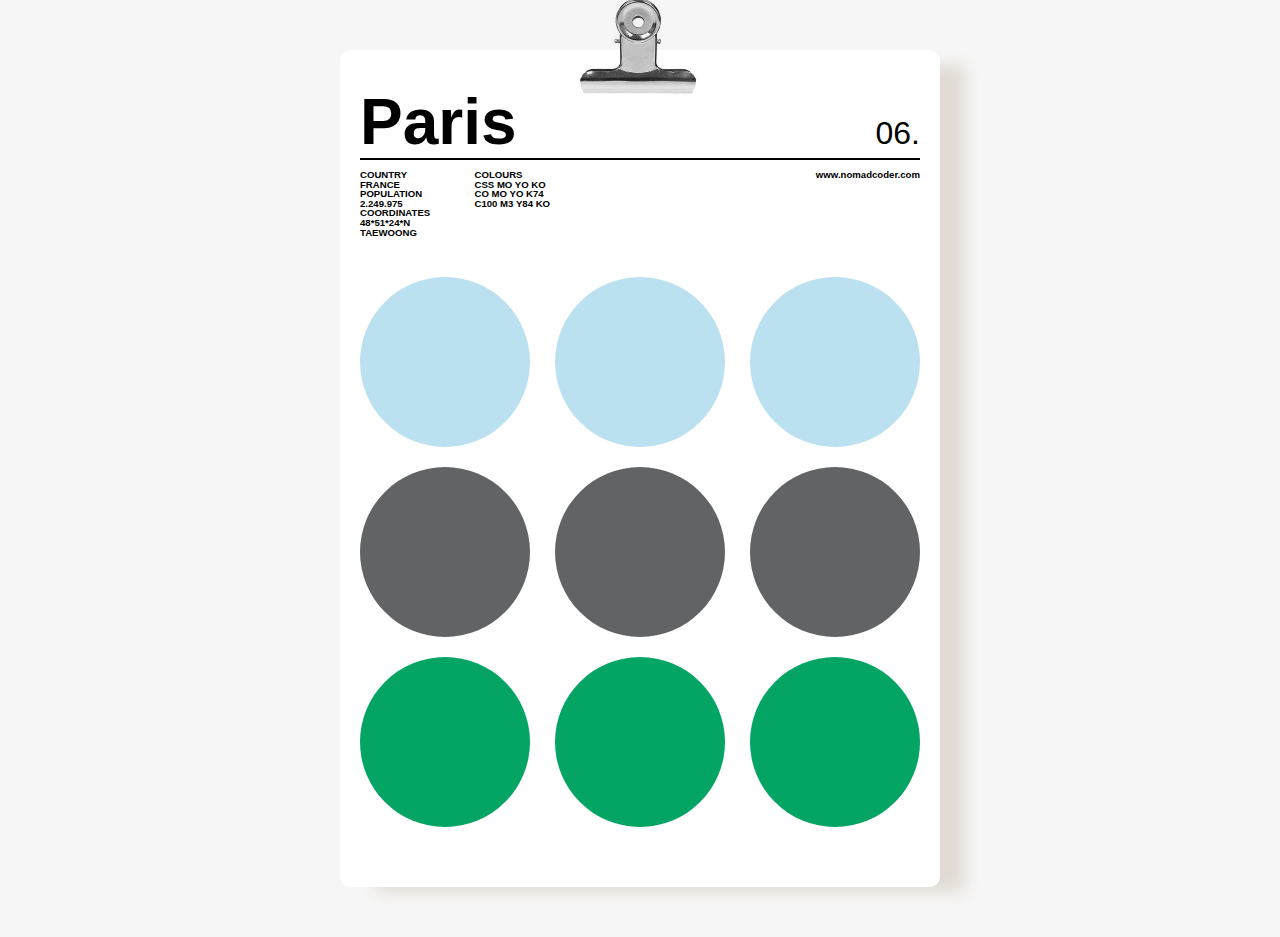
<file: ch1/index.html>
<!DOCTYPE html>
<html lang="en">
<head>
  <meta charset="UTF-8">
  <meta name="viewport" content="width=device-width, initial-scale=1.0">
  <link rel="stylesheet" href="reset.css">
  <link rel="stylesheet" href="style.css">
  <title>Document</title>
</head>
<body>
  <div class="clip-wrapper">
    <img class="clip" src="clip.png" alt="">
  </div>
  <div class="container">
    <div class="title">
      <h1>Paris</h1>
      <h3>06.</h3>
    </div>
    <div class="subtitle">
      <div>
        <ul>
          <li>COUNTRY</li>
          <li>FRANCE</li>
          <li>POPULATION</li>
          <li>2.249.975</li>
          <li>COORDINATES</li>
          <li>48*51*24*N</li>
          <li>TAEWOONG</li>
        </ul>
      </div>
      <div>
        <ul>
          <li>COLOURS</li>
          <li>CSS MO YO KO</li>
          <li>CO MO YO K74</li>
          <li>C100 M3 Y84 KO</li>
        </ul>
      </div>
      <div>
        www.nomadcoder.com
      </div>
    </div>
    <section class="circles">
      <div class="circle blue"></div>
      <div class="circle blue"></div>
      <div class="circle blue"></div>
      <div class="circle gray"></div>
      <div class="circle gray"></div>
      <div class="circle gray"></div>
      <div class="circle green"></div>
      <div class="circle green"></div>
      <div class="circle green"></div>
    </section>
  </div>
</body>
</html>
</file>
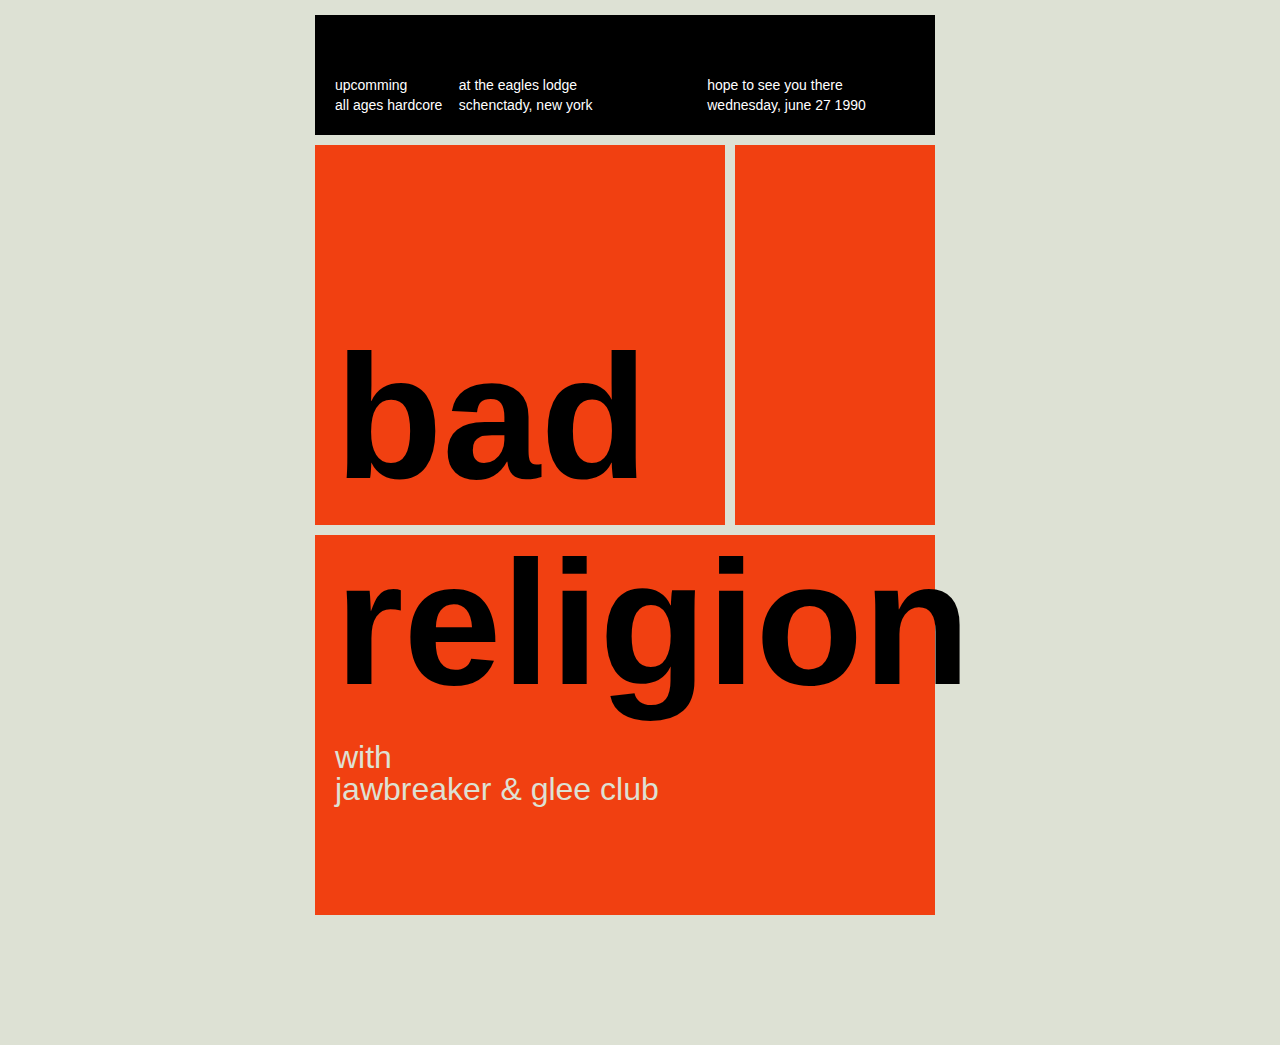
<file: ch2/index.html>
<!DOCTYPE html>
<html lang="en">
<head>
  <meta charset="UTF-8">
  <meta name="viewport" content="width=device-width, initial-scale=1.0">
  <title>Document</title>
  <link rel="stylesheet" href="reset.css">
  <link rel="stylesheet" href="style.css">
</head>
<body>
  <div class="container">
    <div class="grid">
      <div class="header">
        <div>
          upcomming<br>
          all ages hardcore
        </div>
        <div>
          at the eagles lodge<br>
          schenctady, new york
        </div>
        <div>
          hope to see you there<br>
          wednesday, june 27 1990
        </div>
      </div>
      <div class="content">
        <h1>
          bad
        </h1>
      </div>
      <div class="nav"></div>
      <div class="footer">
        <div>
          <h1>religion</h1>
        </div>
        <div>
          <h3>
            with <br>
            jawbreaker & glee club
          </h3>
        </div>
      </div>
    </div>
  </div>
  
</body>
</html>
</file>
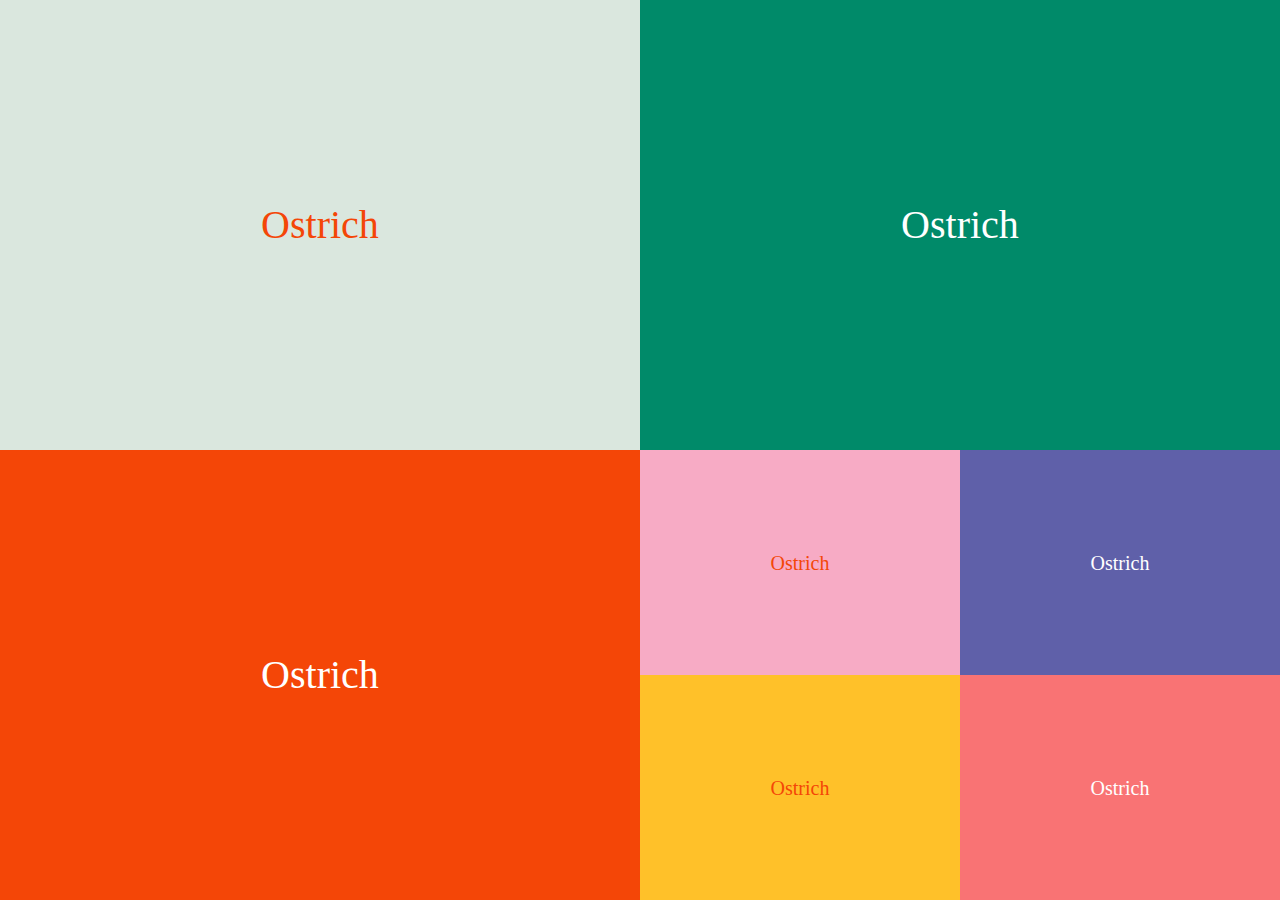
<file: ch3/index.html>
<!DOCTYPE html>
<html lang="en">
<head>
  <meta charset="UTF-8">
  <meta name="viewport" content="width=device-width, initial-scale=1.0">
  <title>Document</title>
  <link rel="stylesheet" href="reset.css">
  <link rel="stylesheet" href="style.css">
</head>
<body>
  <div class="grid">
    <div class="first gray font-red">Ostrich</div>
    <div class="second green font-white">Ostrich</div>
    <div class="third red font-white">Ostrich</div>
    <div class="forth">
      <div class="pink font-red">Ostrich</div>
      <div class="purple font-white">Ostrich</div>
      <div class="orange font-red">Ostrich</div>
      <div class="deeppink font-white">Ostrich</div>
    </div>
  </div>
</body>
</html>
</file>
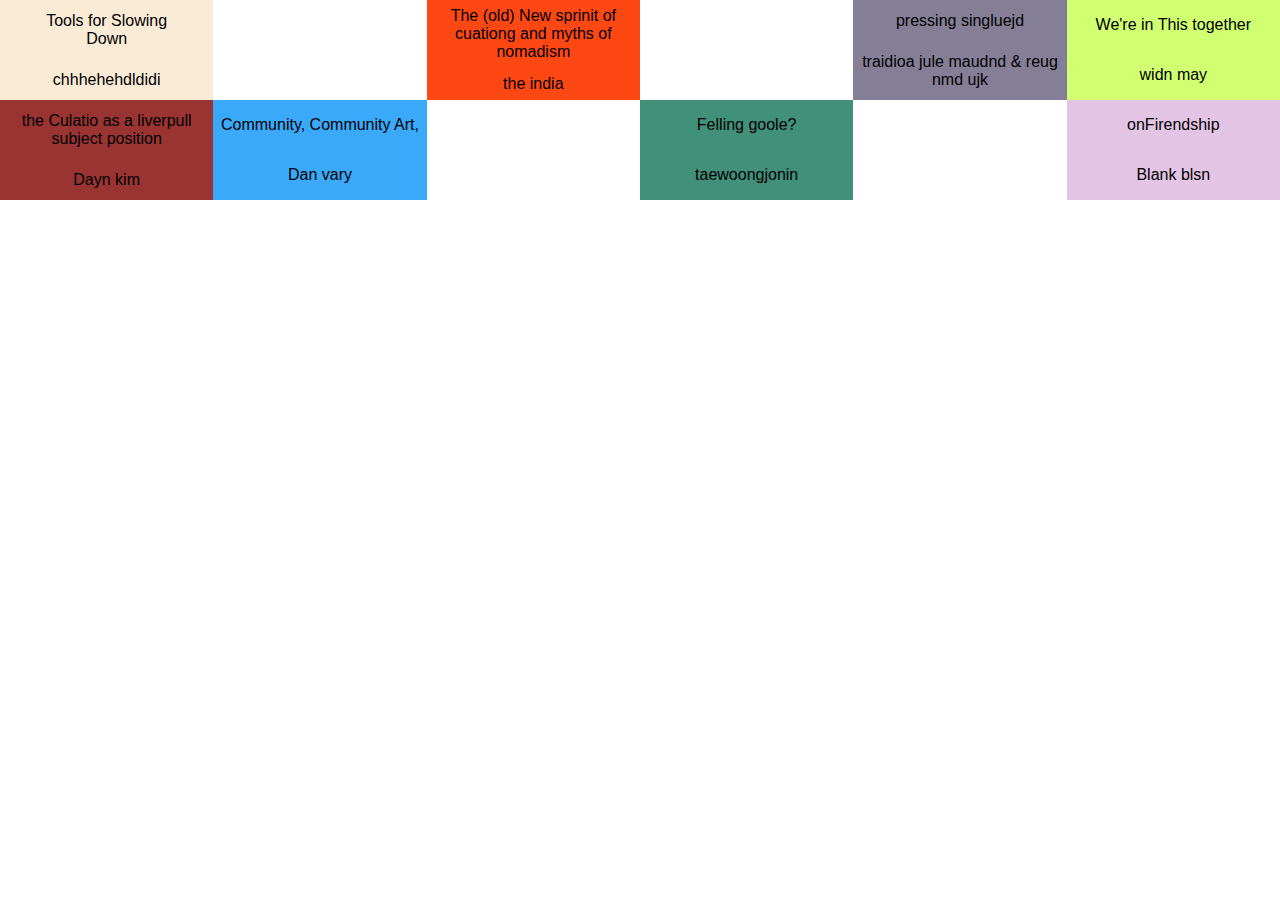
<file: ch4/index.html>
<!DOCTYPE html>
<html>
  <head>
    <meta charset="utf-8">
    <meta name="viewport" content="width=device-width">
    <title>repl.it</title>
    <link href="style.css" rel="stylesheet" type="text/css" />
    <!-- <link rel="stylesheet" href="https://cdnjs.cloudflare.com/ajax/libs/font-awesome/4.7.0/css/font-awesome.min.css"> -->

  </head>
  <body>
    <div>
      <div>Tools for Slowing<br>Down</div>
      <div>chhhehehdldidi</div>
    </div>
    <div></div>
    <div>
      <div>
        The (old) New sprinit of cuationg and myths of nomadism
      </div>
      <div>
        the india
      </div>
    </div>
    <div></div>
    <div>
      <div>pressing singluejd</div>
      <div>traidioa jule maudnd & reug nmd ujk</div>
    </div>
    <div>
      <div>We're in This together</div>
      <div>widn may</div>
    </div>
    <div>
      <div>the Culatio as a liverpull subject position</div>
      <div>Dayn kim</div>
    </div>
    <div>
      <div>
        Community,
        Community Art,
      </div>
      <div>
        Dan vary
      </div>
    </div>
    <div></div>
    <div>
      <div>
        Felling goole?
      </div>
      <div>
        taewoongjonin
      </div>
    </div>
    <div></div>
    <div>
      <div>
        onFirendship
      </div>
      <div>
        Blank blsn
      </div>
    </div>
  </body>
</html>
</file>
<file: ch1/style.css>
body {
	background-color: #f6f6f6;
	padding: 50px 25px;
	font-family: -apple-system, BlinkMacSystemFont, 'Segoe UI', Roboto, Oxygen, Ubuntu, Cantarell, 'Open Sans',
		'Helvetica Neue', sans-serif;
	max-width: 770px;
	width: 100%;
	margin: 0 auto;
	font-size: 14px;
}
.clip-wrapper {
	position: relative;
}

.clip {
	position: absolute;
	top: 50%;
	left: 50%;
	transform: translate(-50%, -50%);
	width: 300px;
	/* position: absolute;
	top: -98px;
	left: 0;
	width: 300px;
	right: 0;
	margin: auto; */
}

h1 {
	font-size: 4rem;
	font-weight: 700;
}

h3 {
	font-size: 2rem;
	font-weight: 500;
}

.container {
	padding-top: 20px;
	padding-bottom: 20px;
	border-radius: 10px;
	background-color: white;
	max-width: 600px;
	margin: 0 auto;
	box-shadow: 30px 10px 15px -5px #e1dbd4;
}

.title {
	display: flex;
	justify-content: space-between;
	align-items: baseline;
	margin: 20px;
	margin-bottom: 0px;
	border-bottom: 2px solid black;
	padding-bottom: 4px;
}
.subtitle {
	margin: 10px 20px 0;
	display: flex;
	font-size: 0.6rem;
	font-weight: 600;
}
.subtitle div:nth-child(1) {
	flex-grow: 0.5;
}

.subtitle div:nth-child(2) {
	flex-grow: 3;
}
.circles {
	display: flex;
	flex-wrap: wrap;
	margin: 20px;
	justify-content: space-between;
	margin-top: 40px;
}
.circle {
	width: 24vw;
	max-width: 170px;
	height: 24vw;
	max-height: 170px;
	border-radius: 50%;
	margin-bottom: 20px;
}

.blue {
	background-color: #bbe1f0;
}
.gray {
	background-color: #616365;
}
.green {
	background-color: #03a464;
}
</file>
<file: ch2/style.css>
body {
	background-color: #dde1d4;
	padding: 15px;
	font-family: -apple-system, BlinkMacSystemFont, 'Segoe UI', Roboto, Oxygen, Ubuntu, Cantarell, 'Open Sans',
		'Helvetica Neue', sans-serif;
	max-width: 650px;
	width: 100%;
	height: 100vh;
	margin: 0 auto;
	font-size: 14px;
}
h1 {
	font-size: 11rem;
	font-weight: 700;
}
h3 {
	font-size: 2rem;
}
.grid {
	display: grid;
	grid-template-rows: repeat(8, 120px);
	grid-template-columns: repeat(3, 200px);
	gap: 10px;
}
.header {
	background: black;
	color: white;
	grid-column-start: 1;
	grid-column-end: 4;
	display: flex;
	align-items: flex-end;
	line-height: 20px;
	padding: 20px;
}
.header div:nth-child(1) {
	flex-grow: 1;
}
.header div:nth-child(2) {
	flex-grow: 7;
}
.header div:nth-child(3) {
	flex-grow: 3;
}
.content {
	background: #f14011;
	color: black;
	grid-column-start: 1;
	grid-column-end: 3;
	grid-row-start: 2;
	grid-row-end: 5;
	display: flex;
	align-items: flex-end;
	padding: 20px;
}
.nav {
	background: #f14011;
	grid-column-start: 3;
	grid-column-end: 4;
	grid-row-start: 2;
	grid-row-end: 5;
}
.footer {
	background: #f14011;
	grid-column-start: 1;
	grid-column-end: 4;
	grid-row-start: 5;
	grid-row-end: 8;
	padding: 0 20px;
	display: flex;
	flex-direction: column;
}
.footer div:nth-child(1) {
	margin-bottom: 30px;
}
.footer div:nth-child(2) {
	color: #dde1d4;
}
</file>
<file: ch3/style.css>
.gray {
	background: #dae7de;
}
.green {
	background: #008a69;
}
.red {
	background: #f44607;
}
.pink {
	background: #f7abc5;
}
.purple {
	background: #5f60a9;
}
.orange {
	background: #ffc129;
}
.deeppink {
	background: #f97374;
}
.font-red {
	color: #f44607;
}
.font-white {
	color: white;
}
.grid {
	height: 100vh;
	display: grid;
	grid-template-columns: repeat(2, 1fr);
	grid-template-rows: repeat(2, 1fr);
	font-size: 40px;
	font-weight: 500;
}
.forth {
	display: grid;
	grid-template-columns: repeat(2, 1fr);
	grid-template-rows: repeat(2, 1fr);
	font-size: 20px;
}
.grid > div:not(.forth),
.forth > div {
	display: grid;
	place-items: center;
}
</file>
<file: ch4/style.css>
/* @import url("https://cdnjs.cloudflare.com/ajax/libs/meyer-reset/2.0/reset.min.css"); */

body {
	font-family: -apple-system, BlinkMacSystemFont, 'Segoe UI', Roboto, Oxygen, Ubuntu, Cantarell, 'Open Sans',
		'Helvetica Neue', sans-serif;
	width: 100%;
	height: 100vh;
	margin: 0 auto;
	display: grid;
	grid-template-columns: repeat(auto-fit, minmax(200px, 1fr));
	grid-template-rows: repeat(auto-fill, minmax(100px, 1fr));
	grid-auto-flow: auto;
}
div {
	display: grid;
	place-items: center;
	text-align: center;
}
body > div:nth-child(1) {
	background: antiquewhite;
}
body > div:nth-child(2) {
	background-image: url('https://www.caremanagementmatters.co.uk/wp-content/uploads/2018/11/Image-6-keep-it-simple-light-bulbs.jpg');
	background-size: cover;
	background-position: center;
}
body > div:nth-child(3) {
	background: #fe4814;
}
body > div:nth-child(4) {
	background-image: url('https://images.unsplash.com/photo-1494438639946-1ebd1d20bf85?ixlib=rb-1.2.1&ixid=eyJhcHBfaWQiOjEyMDd9&w=1000&q=80');
	background-size: cover;
	background-position: center;
}
body > div:nth-child(5) {
	background: #847f96;
}
body > div:nth-child(6) {
	background: #d0ff71;
}
body > div:nth-child(7) {
	background: #993433;
}
body > div:nth-child(8) {
	background: #3aa9fa;
}
body > div:nth-child(9) {
	background-image: url('https://i.pinimg.com/originals/e8/33/d1/e833d10c4d4c8a7108c38738b0ded76d.jpg');
	background-size: cover;
	background-position: center;
}
body > div:nth-child(10) {
	background: #41907a;
}
body > div:nth-child(11) {
	background-image: url('https://venngage-wordpress.s3.amazonaws.com/uploads/2018/09/Colorful-Circle-Simple-Background-Image-1.jpg');
	background-size: cover;
	background-position: center;
}
body > div:nth-child(12) {
	background: #e3c4e4;
}
</file>
